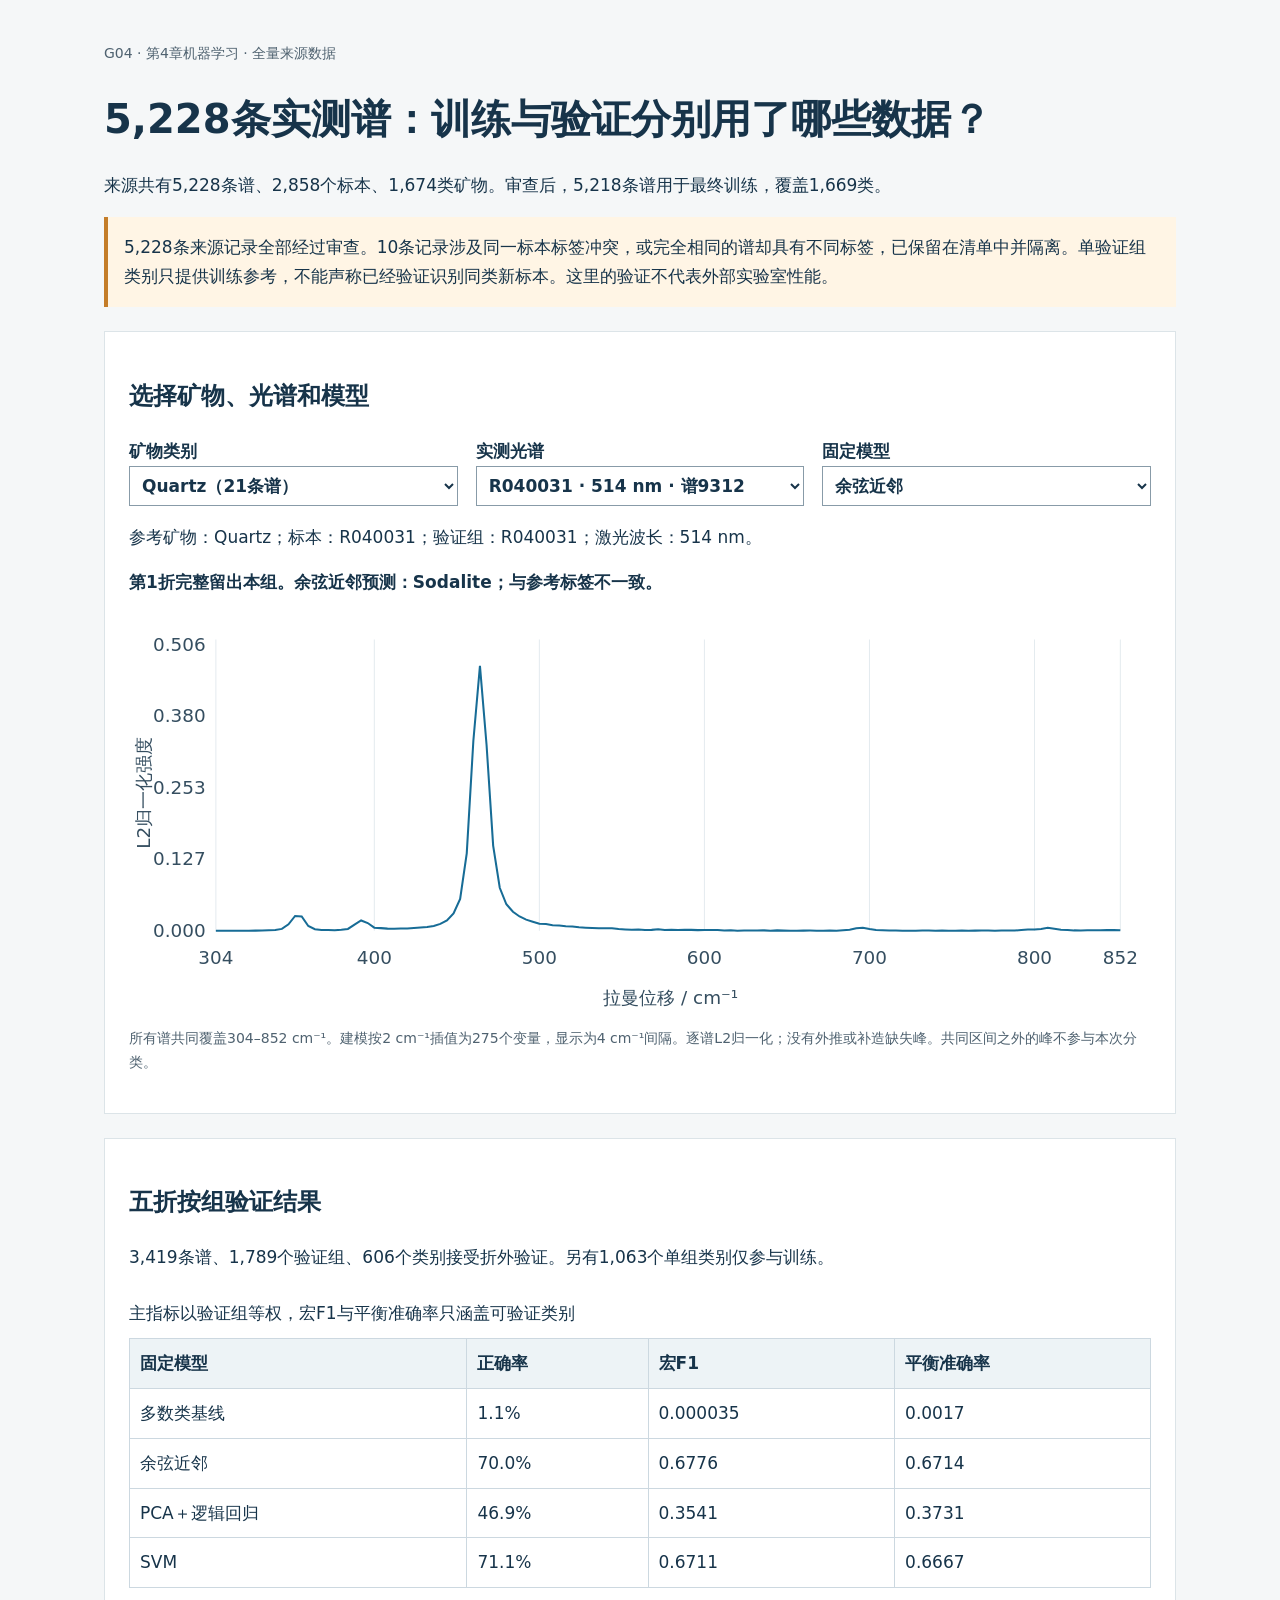
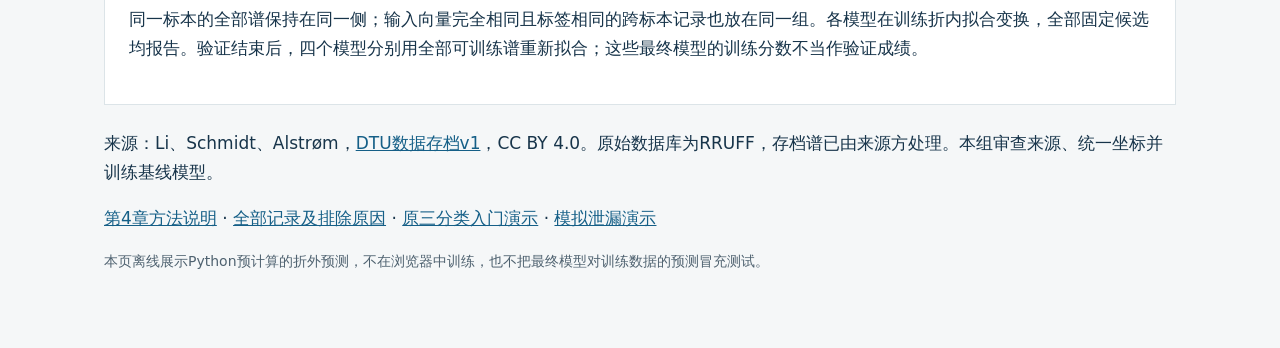
<file: assets/interactive/ch04-full.html>
<!doctype html>
<html lang="zh-CN"><head><meta charset="utf-8"><meta name="viewport" content="width=device-width,initial-scale=1"><title>G04 · 全量实测拉曼谱</title>
<style>
:root{font:17px/1.7 system-ui,sans-serif;color:#17344a;background:#f5f7f8;color-scheme:light}*{box-sizing:border-box}body{margin:0}main{max-width:1120px;margin:auto;padding:28px 24px 60px}h1{font-size:clamp(28px,5vw,40px);line-height:1.3}h2{font-size:24px}section{padding:24px;background:#fff;border:1px solid #dce4e8;margin:24px 0}a{color:#155f87}.note{padding:16px;border-left:4px solid #c47d29;background:#fff5e5}.small{font-size:14px;color:#4f6270}.controls{display:flex;flex-wrap:wrap;gap:18px}label{flex:1;min-width:200px;font-weight:600}select{display:block;font:inherit;padding:8px;width:100%;max-width:100%;background:white;color:inherit;border:1px solid #889ba8}svg{display:block;width:100%;height:auto}svg text{font:18px system-ui;fill:#354e60}.table-wrap{overflow:auto}table{border-collapse:collapse;width:100%}th,td{text-align:left;padding:10px;border:1px solid #ccd8e0}thead{background:#edf3f6}#record{overflow-wrap:anywhere}#prediction{font-weight:650}caption{text-align:left;margin:10px 0}@media(max-width:550px){main{padding:16px 12px}section{padding:14px}.controls{display:block}label{display:block;margin:12px 0}th,td{padding:6px;font-size:14px}}
</style></head><body><main>
<p class="small">G04 · 第4章机器学习 · 全量来源数据</p>
<h1>5,228条实测谱：训练与验证分别用了哪些数据？</h1>
<p id="coverage">正在加载本地计算结果……</p>
<p class="note">5,228条来源记录全部经过审查。10条记录涉及同一标本标签冲突，或完全相同的谱却具有不同标签，已保留在清单中并隔离。单验证组类别只提供训练参考，不能声称已经验证识别同类新标本。这里的验证不代表外部实验室性能。</p>
<section><h2>选择矿物、光谱和模型</h2><div class="controls"><label for="mineral">矿物类别<select id="mineral"></select></label><label for="spectrum">实测光谱<select id="spectrum"></select></label><label for="model">固定模型<select id="model"></select></label></div><p id="record"></p><p id="prediction" aria-live="polite"></p><svg id="plot" viewBox="0 0 1000 390" role="img" aria-label="所选矿物的拉曼光谱"></svg><p class="small">所有谱共同覆盖304–852 cm⁻¹。建模按2 cm⁻¹插值为275个变量，显示为4 cm⁻¹间隔。逐谱L2归一化；没有外推或补造缺失峰。共同区间之外的峰不参与本次分类。</p></section>
<section><h2>五折按组验证结果</h2><p id="evaluation"></p><div class="table-wrap"><table><caption>主指标以验证组等权，宏F1与平衡准确率只涵盖可验证类别</caption><thead><tr><th>固定模型</th><th>正确率</th><th>宏F1</th><th>平衡准确率</th></tr></thead><tbody id="metrics"></tbody></table></div><p>同一标本的全部谱保持在同一侧；输入向量完全相同且标签相同的跨标本记录也放在同一组。各模型在训练折内拟合变换，全部固定候选均报告。验证结束后，四个模型分别用全部可训练谱重新拟合；这些最终模型的训练分数不当作验证成绩。</p></section>
<footer><p>来源：Li、Schmidt、Alstrøm，<a href="https://doi.org/10.11583/DTU.20222331.v1">DTU数据存档v1</a>，CC BY 4.0。原始数据库为RRUFF，存档谱已由来源方处理。本组审查来源、统一坐标并训练基线模型。</p><p><a href="../../index.html#/docs/ch04">第4章方法说明</a> · <a href="../../code/ch04_exercises/rruff_full/data/manifest.csv">全部记录及排除原因</a> · <a href="ch04-real.html">原三分类入门演示</a> · <a href="ch04.html">模拟泄漏演示</a></p><p class="small">本页离线展示Python预计算的折外预测，不在浏览器中训练，也不把最终模型对训练数据的预测冒充测试。</p></footer>
</main><script src="../../code/ch04_exercises/rruff_full/outputs/browser-data.js"></script><script src="ch04-full.js"></script></body></html>
</file>
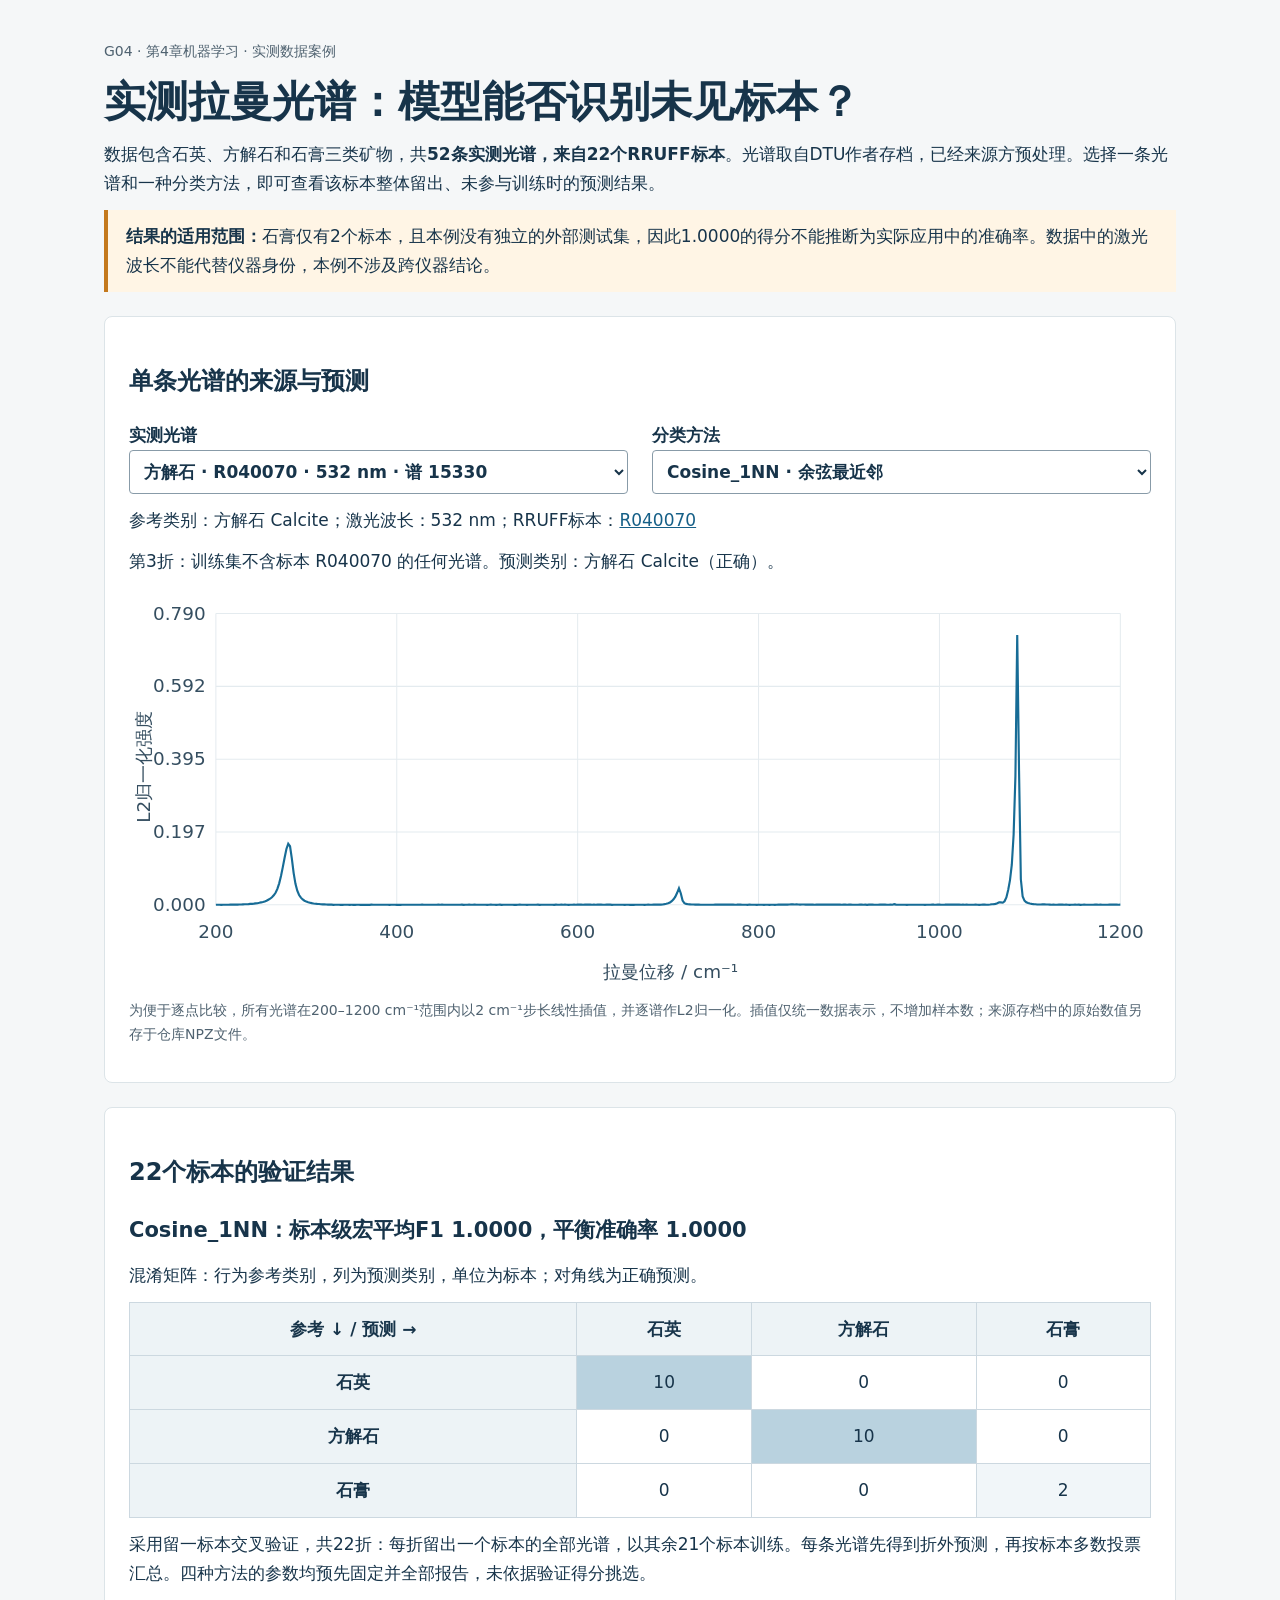
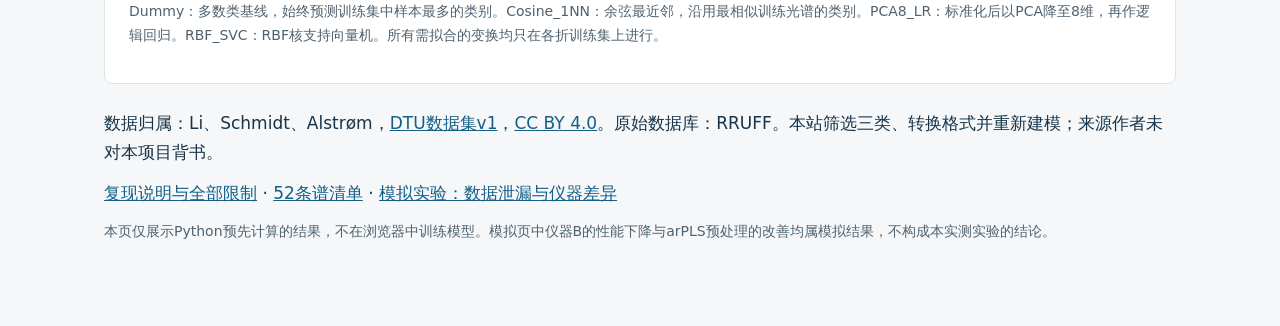
<file: assets/interactive/ch04-real.html>
<!doctype html>
<html lang="zh-CN"><head><meta charset="utf-8"><meta name="viewport" content="width=device-width,initial-scale=1"><title>G04 · 实测拉曼光谱：未见标本的识别</title>
<style>
:root{color-scheme:light;font:17px/1.7 system-ui,sans-serif;color:#17344a;background:#f5f7f8}*{box-sizing:border-box}body{margin:0}main{max-width:1120px;margin:auto;padding:28px 24px 70px}h1{font-size:clamp(29px,5vw,42px);line-height:1.25;margin:12px 0}h2{font-size:24px}p{margin:12px 0}.note{border-left:4px solid #c4791d;padding:12px 18px;background:#fff5e5}.small{font-size:14px;color:#4f6270}a{color:#155f87}section{background:white;padding:24px;margin-top:24px;border:1px solid #dce4e8;border-radius:8px}.controls{display:flex;gap:24px;flex-wrap:wrap}label{display:block;font-weight:650;flex:1}select{display:block;padding:10px;width:100%;font:inherit;color:inherit;background:white;border:1px solid #889ba8;border-radius:4px}svg{display:block;width:100%;height:auto}svg text{font:18px system-ui;fill:#354e60}.table-wrap{overflow:auto}table{border-collapse:collapse;width:100%;text-align:center}caption{text-align:left;margin-bottom:12px}td,th{padding:12px;border:1px solid #ccd8e0}thead,tbody th{background:#edf3f6}#summary{font-weight:650;font-size:21px}#record{overflow-wrap:anywhere}footer{margin-top:25px}@media(max-width:550px){main{padding:20px 12px}section{padding:16px}.controls{display:block}label{margin:12px 0}td,th{padding:9px 6px;font-size:14px}}
</style></head><body><main>
<p class="small">G04 · 第4章机器学习 · 实测数据案例</p><h1>实测拉曼光谱：模型能否识别未见标本？</h1>
<p>数据包含石英、方解石和石膏三类矿物，共<strong>52条实测光谱，来自22个RRUFF标本</strong>。光谱取自DTU作者存档，已经来源方预处理。选择一条光谱和一种分类方法，即可查看该标本整体留出、未参与训练时的预测结果。</p>
<p class="note"><strong>结果的适用范围：</strong>石膏仅有2个标本，且本例没有独立的外部测试集，因此1.0000的得分不能推断为实际应用中的准确率。数据中的激光波长不能代替仪器身份，本例不涉及跨仪器结论。</p>
<section aria-labelledby="spectrum-heading"><h2 id="spectrum-heading">单条光谱的来源与预测</h2><div class="controls"><label>实测光谱<select id="spectrum"></select></label><label>分类方法<select id="model"></select></label></div><p id="record"></p><p id="prediction" aria-live="polite"></p><svg id="plot" viewBox="0 0 1000 390" role="img" aria-label="所选实测拉曼光谱，横轴为拉曼位移，纵轴为L2归一化强度"></svg><p class="small">为便于逐点比较，所有光谱在200–1200 cm⁻¹范围内以2 cm⁻¹步长线性插值，并逐谱作L2归一化。插值仅统一数据表示，不增加样本数；来源存档中的原始数值另存于仓库NPZ文件。</p></section>
<section aria-labelledby="result-heading"><h2 id="result-heading">22个标本的验证结果</h2><p id="summary" aria-live="polite"></p><div class="table-wrap"><table id="matrix"><caption>混淆矩阵：行为参考类别，列为预测类别，单位为标本；对角线为正确预测。</caption><thead></thead><tbody></tbody></table></div><p>采用留一标本交叉验证，共22折：每折留出一个标本的全部光谱，以其余21个标本训练。每条光谱先得到折外预测，再按标本多数投票汇总。四种方法的参数均预先固定并全部报告，未依据验证得分挑选。</p><p class="small">Dummy：多数类基线，始终预测训练集中样本最多的类别。Cosine_1NN：余弦最近邻，沿用最相似训练光谱的类别。PCA8_LR：标准化后以PCA降至8维，再作逻辑回归。RBF_SVC：RBF核支持向量机。所有需拟合的变换均只在各折训练集上进行。</p></section>
<footer><p>数据归属：Li、Schmidt、Alstrøm，<a href="https://doi.org/10.11583/DTU.20222331.v1" target="_blank" rel="noopener">DTU数据集v1</a>，<a href="https://creativecommons.org/licenses/by/4.0/" target="_blank" rel="noopener">CC BY 4.0</a>。原始数据库：RRUFF。本站筛选三类、转换格式并重新建模；来源作者未对本项目背书。</p><p><a href="../../code/ch04_exercises/rruff_real/README.md">复现说明与全部限制</a> · <a href="../../code/ch04_exercises/rruff_real/data/manifest.csv">52条谱清单</a> · <a href="ch04.html">模拟实验：数据泄漏与仪器差异</a></p><p class="small">本页仅展示Python预先计算的结果，不在浏览器中训练模型。模拟页中仪器B的性能下降与arPLS预处理的改善均属模拟结果，不构成本实测实验的结论。</p></footer>
</main><script src="../../code/ch04_exercises/rruff_real/outputs/browser-data.js"></script><script src="ch04-real.js"></script></body></html>
</file>
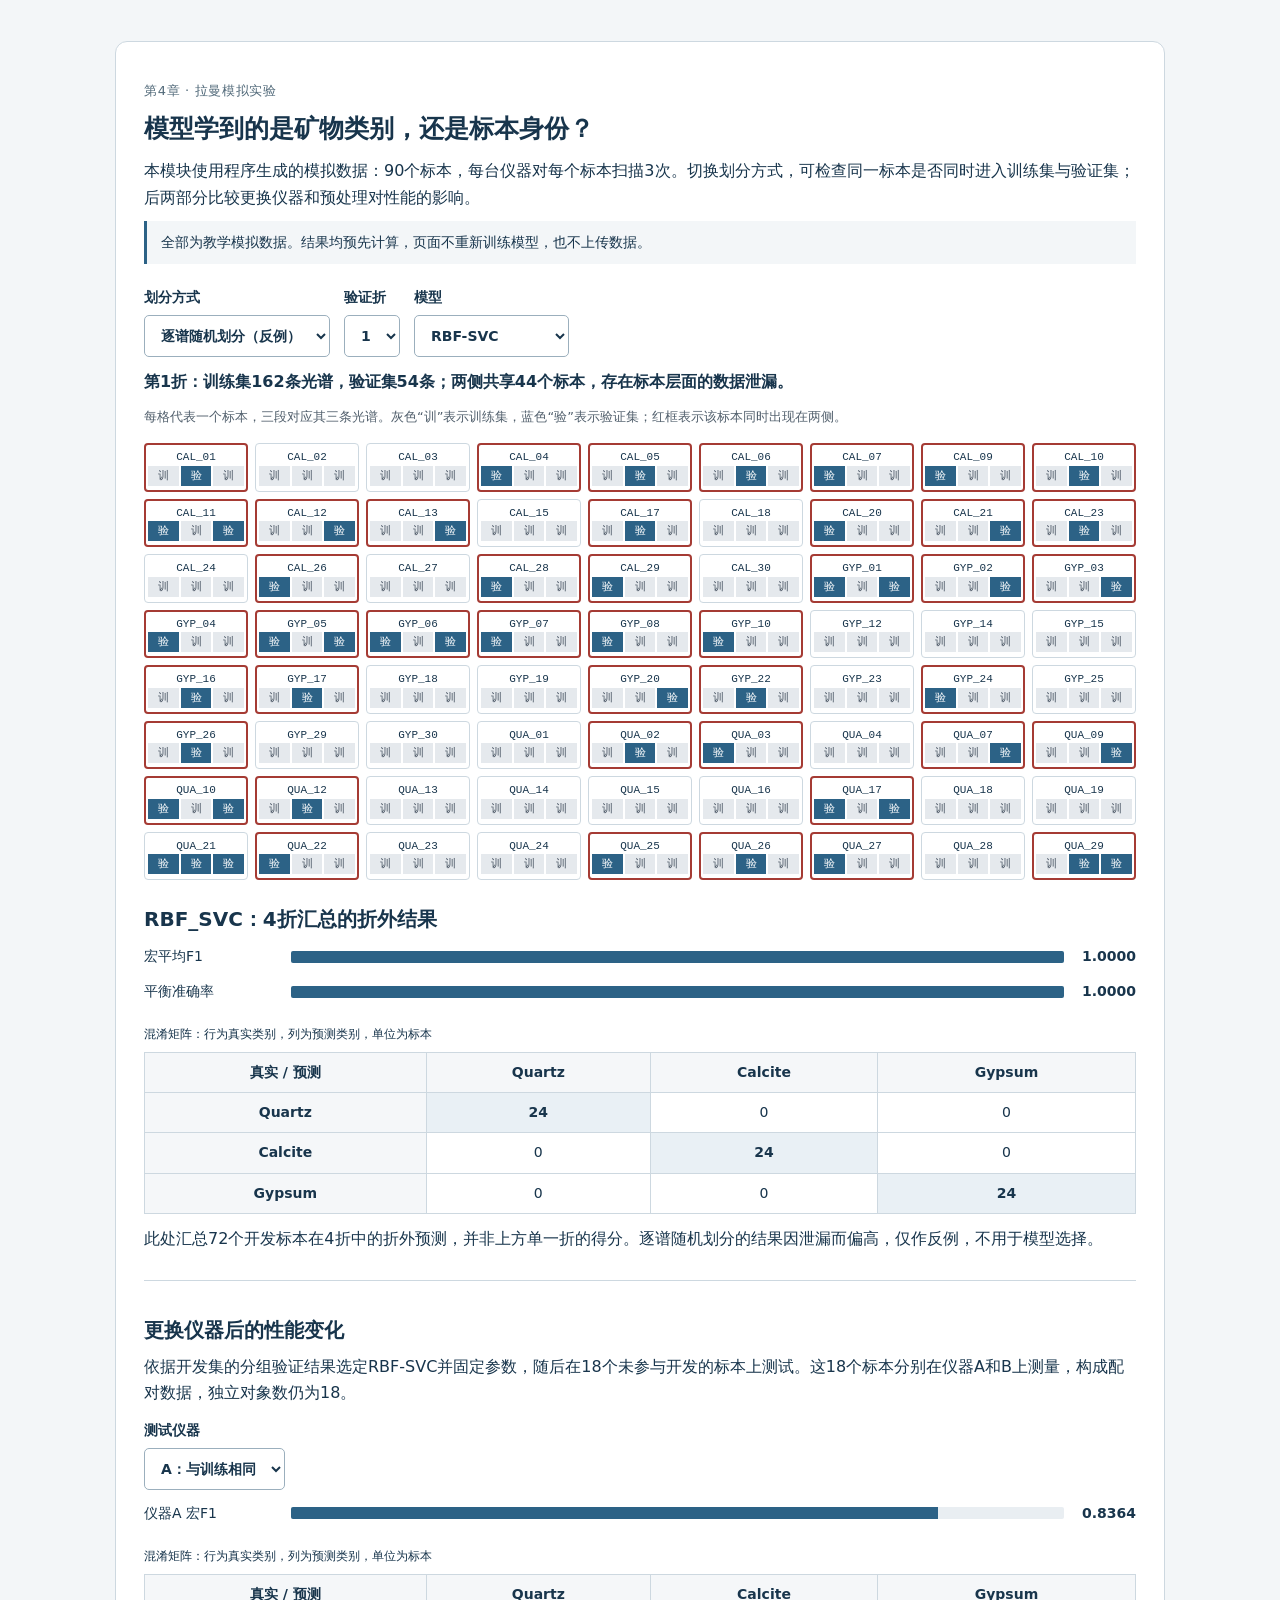
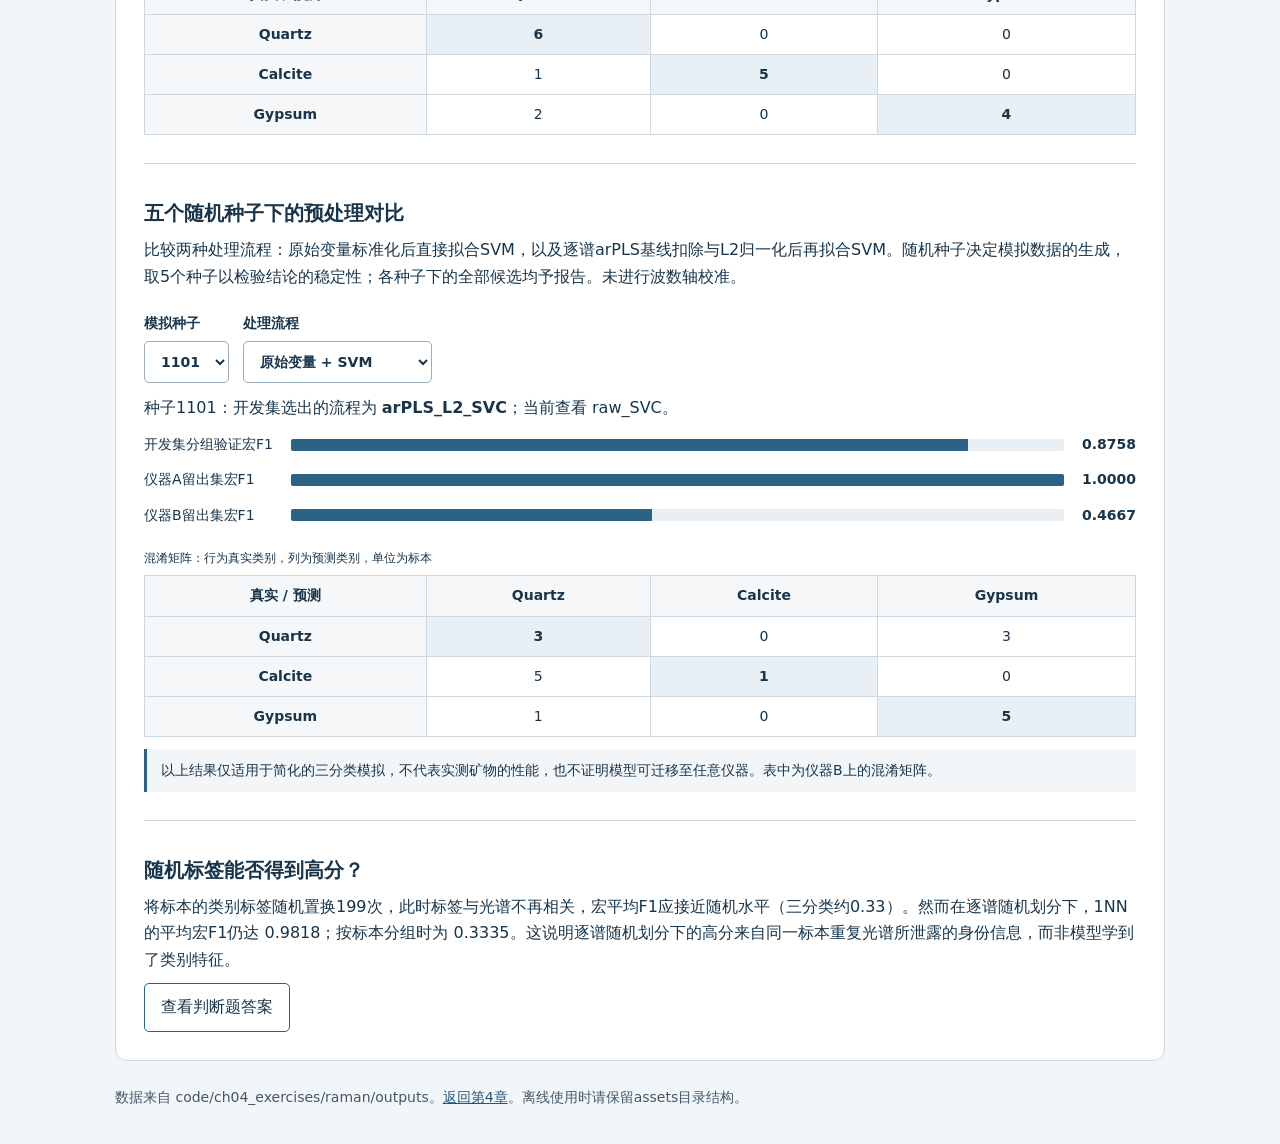
<file: assets/interactive/ch04.html>
<!doctype html>
<html lang="zh-CN"><head><meta charset="UTF-8"><meta name="viewport" content="width=device-width,initial-scale=1"><title>第4章 拉曼泛化验证交互</title><link rel="stylesheet" href="../ch04-lab.css"><style>body{margin:0;background:#f3f6f8}main{max-width:1050px;margin:auto;padding:16px}footer{font:14px/1.6 system-ui,sans-serif;color:#42586c;margin:20px 0}a{color:#24577b}</style></head><body><main><section class="ch04-lab"></section><noscript>请启用JavaScript以使用交互模块。章节正文和CSV结果可独立阅读。</noscript><footer>数据来自 code/ch04_exercises/raman/outputs。<a href="../../index.html#/docs/ch04">返回第4章</a>。离线使用时请保留assets目录结构。</footer></main><script src="../js/ch04-results.js"></script><script src="../js/ch04-lab.js"></script></body></html>
</file>
<file: assets/ch04-lab.css>
.ch04-lab{--ink:#18354c;--blue:#2c6286;--border:#cdd8e0;--pale:#f3f6f8;font:16px/1.65 system-ui,"Noto Sans CJK SC","Microsoft YaHei",sans-serif;color:var(--ink);border:1px solid var(--border);border-radius:12px;padding:28px;margin:25px 0;background:#fff;box-sizing:border-box}
.ch04-lab *{box-sizing:border-box}.ch04-lab h3{font-size:25px;margin:0 0 12px!important;line-height:1.4}.ch04-lab h4{font-size:20px;margin:20px 0 10px!important;line-height:1.4}.ch04-lab p{margin:10px 0!important}.ch04-lab .g04-eyebrow{font-size:13px;letter-spacing:.05em;color:#526a7a}.ch04-lab .g04-status{padding:10px 14px;background:var(--pale);border-left:3px solid var(--blue);font-size:14px}.ch04-lab .g04-controls{display:flex;flex-wrap:wrap;gap:14px;margin:22px 0 12px}.ch04-lab label{display:inline-flex;flex-direction:column;gap:6px;font-size:14px;font-weight:600}.ch04-lab select{max-width:100%;min-height:42px;padding:7px 12px;border:1px solid #9bafbd;border-radius:5px;background:#fff;color:var(--ink);font:inherit}.ch04-lab select:focus-visible,.ch04-lab button:focus-visible{outline:3px solid #a5c2d8;outline-offset:2px}.ch04-lab .g04-summary{font-weight:700}.ch04-lab .g04-legend{font-size:13px;color:#53616e}.ch04-lab .g04-grid{display:grid;grid-template-columns:repeat(9,minmax(0,1fr));gap:7px;margin:16px 0 25px}.ch04-lab .g04-specimen{border:1px solid var(--border);padding:5px 3px;border-radius:4px;text-align:center}.ch04-lab .g04-specimen>span{display:block;font:11px/1.5 ui-monospace,monospace;white-space:nowrap}.ch04-lab .g04-specimen>div{display:flex;gap:2px;justify-content:center}.ch04-lab .g04-specimen b{flex:1;font-size:11px;font-weight:400;line-height:20px}.ch04-lab .g04-valid{background:#2c6286;color:#fff}.ch04-lab .g04-train{background:#e5e9ed;color:#485462}.ch04-lab .g04-leak{border:2px solid #a53b34;padding:4px 2px}.ch04-lab .g04-bar{display:grid;grid-template-columns:135px minmax(40px,1fr) 60px;gap:12px;align-items:center;margin:12px 0;font-size:14px}.ch04-lab .g04-bar>div{height:12px;background:#e9eef2;border-radius:2px;overflow:hidden}.ch04-lab .g04-bar i{display:block;height:100%;background:var(--blue)}.ch04-lab .g04-bar strong{font-variant-numeric:tabular-nums;text-align:right}.ch04-lab .g04-matrix{width:100%;border-collapse:collapse;margin:22px 0 12px!important;display:table!important;font-size:14px}.ch04-lab .g04-matrix caption{text-align:left;font-size:12px;margin-bottom:7px}.ch04-lab .g04-matrix td,.ch04-lab .g04-matrix th{border:1px solid var(--border);padding:8px;text-align:center}.ch04-lab .g04-matrix th{font-weight:600;background:#f5f7f9}.ch04-lab .g04-diagonal{background:#e9f0f5;font-weight:700}.ch04-lab .g04-section{border-top:1px solid var(--border);padding-top:15px;margin-top:28px}.ch04-lab button{padding:10px 16px;border:1px solid var(--blue);border-radius:5px;background:#fff;color:var(--ink);font:inherit;cursor:pointer}.ch04-lab [hidden]{display:none!important}
@media(max-width:650px){.ch04-lab{padding:16px;font-size:15px}.ch04-lab .g04-grid{grid-template-columns:repeat(6,minmax(0,1fr));gap:5px}.ch04-lab .g04-bar{grid-template-columns:115px minmax(30px,1fr) 55px;gap:7px}.ch04-lab h3{font-size:22px}.ch04-lab .g04-matrix{font-size:12px}.ch04-lab .g04-matrix th,.ch04-lab .g04-matrix td{padding:6px 3px}}
</file>
